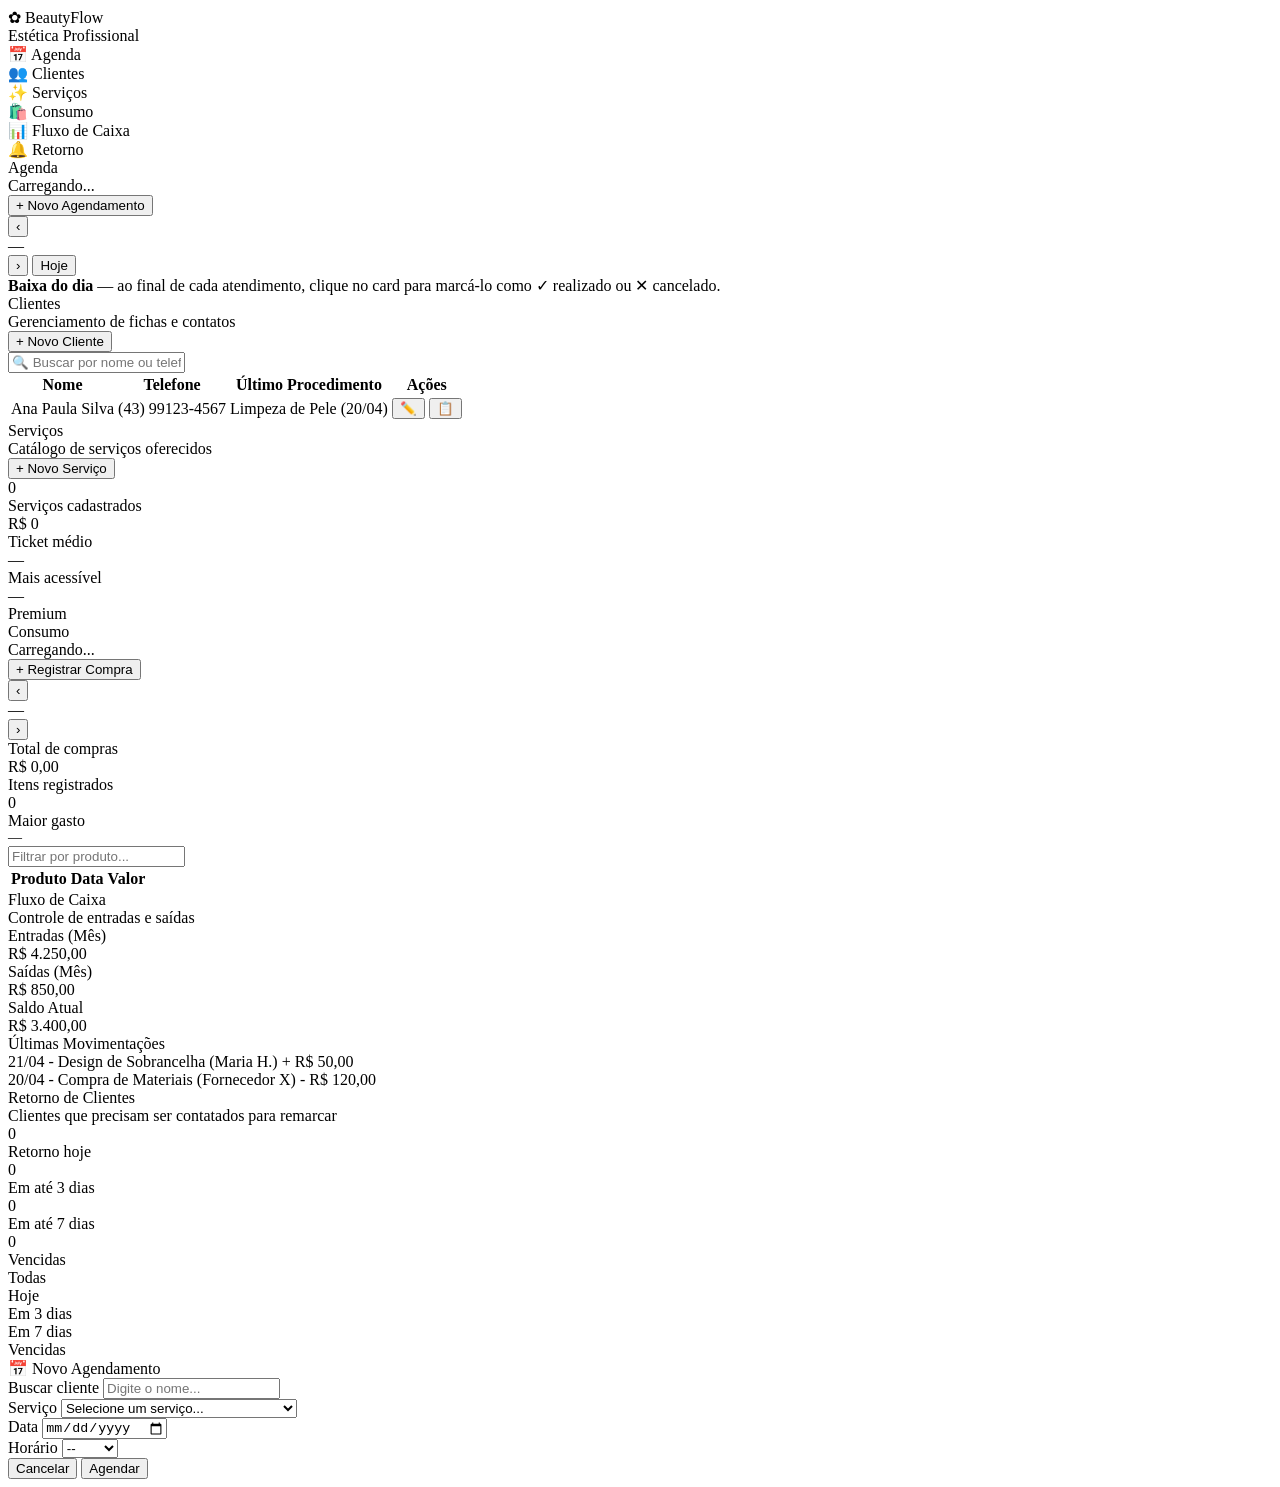
<file: index.html>
<!DOCTYPE html>
<html lang="pt-br">
<head>
    <meta charset="UTF-8">
    <meta name="viewport" content="width=device-width, initial-scale=1.0">
    <title>BeautyFlow</title>

    <!-- Vincule aqui o css -->
    <link rel="stylesheet" href="">
</head>
<body>
    <div class="container">

      <!-- ====================== -->
      <!--   MENU LATERAL         -->
      <!-- ====================== -->
      <div class="side-bar">
        <div class="logo">
          <div class="texto-logo">✿ BeautyFlow</div>
          <div class="sub-logo">Estética Profissional</div>
        </div>

        <div class="nav-item ativo" onclick="irParaTela('agenda', this)">
          <span class="nav-icone">📅</span> Agenda
        </div>
        <div class="nav-item" onclick="irParaTela('clientes', this)">
          <span class="nav-icone">👥</span> Clientes
        </div>
        <div class="nav-item" onclick="irParaTela('servicos', this)">
          <span class="nav-icone">✨</span> Serviços
        </div>
        <div class="nav-item" onclick="irParaTela('consumo', this)">
          <span class="nav-icone">🛍️</span> Consumo
        </div>
        <div class="nav-item" onclick="irParaTela('caixa', this)">
          <span class="nav-icone">📊</span> Fluxo de Caixa
        </div>
        <div class="nav-item" onclick="irParaTela('retorno', this)">
          <span class="nav-icone">🔔</span> Retorno
        </div>
      </div>

      <!-- ====================== -->
      <!--   ÁREA PRINCIPAL       -->
      <!-- ====================== -->
      <div class="main">

        <!-- ======================== -->
        <!--   TELA: AGENDA           -->
        <!-- ======================== -->
        <div id="tela-agenda" class="tela ativa">
          <div class="top-bar">
            <div>
                <div class="titulo">Agenda</div>
                <div class="subtitulo" id="subtitulo-data">Carregando...</div>
            </div>
            <button class="bt-rosa" onclick="marcarData('agendar')">+ Novo Agendamento</button>
          </div>

          <div class="conteudo">

            <!-- Navegação de datas -->
            <div class="nav-data">
              <button class="bt-seta" onclick="alternarData(-1)">‹</button>
              <div class="lb-data-nav" id="lb-data-nav">—</div>
              <button class="bt-seta" onclick="alternarData(+1)">›</button>
              <button class="bt-cinza" onclick="agendarHoje()">Hoje</button>
            </div>

            <!-- Resumo do dia -->
            <div class="cards-resumo" id="cards-resumo"></div>

            <!-- Grade de horários -->
            <div class="grade-agenda">
              <div class="col-horas" id="col-horas"></div>
              <div class="col-agendamentos" id="col-agendamentos"></div>
            </div>

            <!-- Aviso de baixa -->
            <div class="finalizados-do-dia">
                <strong>Baixa do dia</strong> — ao final de cada atendimento, clique no card para marcá-lo como 
                <span class="etiqueta etiqueta-verde">✓ realizado</span> ou 
                <span class="etiqueta etiqueta-vermelho">✕ cancelado</span>.
            </div>

          </div>
        </div> <!-- fim tela-agenda -->

        <!-- ======================== -->
        <!--   TELA: CLIENTES         -->
        <!-- ======================== -->
    
        <div id="tela-clientes" class="tela">
          <div class="top-bar">
            <div>
              <div class="titulo">Clientes</div>
              <div class="subtitulo">Gerenciamento de fichas e contatos</div>
            </div>
            <button class="bt-agendar" onclick="abrirModal('cliente')">+ Novo Cliente</button>
          </div>
      
          <div class="conteudo">
            <div class="barra-busca">
              <input type="text" class="inp-campo" placeholder="🔍 Buscar por nome ou telefone..." id="busca-cliente">
            </div>

            <table class="tabela-estilizada">
              <thead>
                <tr>
                  <th>Nome</th>
                  <th>Telefone</th>
                  <th>Último Procedimento</th>
                  <th>Ações</th>
                </tr>
              </thead>
              <tbody id="lista-clientes-corpo">
                <tr>
                  <td>Ana Paula Silva</td>
                  <td>(43) 99123-4567</td>
                  <td>Limpeza de Pele (20/04)</td>
                  <td>
                    <button class="bt-icone">✏️</button>
                    <button class="bt-icone">📋</button>
                  </td>
                </tr>
              </tbody>
            </table>
          </div>
      </div> <!-- fim tela-clientes -->

      <!-- ======================== -->
      <!--   TELA: SERVIÇOS         -->
      <!-- ======================== -->
      <div id="tela-servicos" class="tela ativa">
        <div class="top-bar">
          <div>
            <div class="titulo">Serviços</div>
            <div class="subtitulo">Catálogo de serviços oferecidos</div>
          </div>
          <button class="bt-rosa" onclick="novoServico()">+ Novo Serviço</button>
        </div>

        <div class="conteudo">

          <!-- Resumo numérico -->
          <div class="resumo-servicos">
            <div class="card-resumo-serv">
              <div class="num-resumo-serv" id="total-servicos">0</div>
              <div class="lb-resumo-serv">Serviços cadastrados</div>
            </div>
            <div class="card-resumo-serv">
              <div class="num-resumo-serv" id="ticket-medio">R$ 0</div>
              <div class="lb-resumo-serv">Ticket médio</div>
            </div>
            <div class="card-resumo-serv">
              <div class="num-resumo-serv" id="mais-barato">—</div>
              <div class="lb-resumo-serv">Mais acessível</div>
            </div>
            <div class="card-resumo-serv">
              <div class="num-resumo-serv" id="mais-caro">—</div>
              <div class="lb-resumo-serv">Premium</div>
            </div>
          </div>

          <!-- Grid de cards de serviços -->
          <div class="grid-servicos" id="grid-servicos">
            <!-- preenchido pelo JS -->
          </div>

        </div>
      </div><!-- fim tela-servicos -->

      <!-- ======================== -->
      <!--   TELA: CONSUMO          -->
      <!-- ======================== -->
      <div id="tela-consumo" class="tela">
        <div class="top-bar">
          <div>
            <div class="titulo-pagina">Consumo</div>
            <div class="subtitulo" id="subtitulo-consumo">Carregando...</div>
          </div>
          <button class="bt-rosa" onclick="abrirModalConsumo()">+ Registrar Compra</button>
        </div>

        <div class="conteudo">

          <!-- Navegação de mês -->
          <div class="nav-mes">
            <button class="bt-seta" onclick="mudarMes(-1)">‹</button>
            <div class="lb-mes-nav" id="lb-mes-nav">—</div>
            <button class="bt-seta" onclick="mudarMes(+1)">›</button>
          </div>

          <!-- Resumo do mês -->
          <div class="resumo-consumo">
            <div class="card-resumo-cons">
              <div class="lb-resumo-cons">Total de compras</div>
              <div class="num-resumo-cons" id="total-compras" style="color:var(--vermelho);">R$ 0,00</div>
            </div>
            <div class="card-resumo-cons">
              <div class="lb-resumo-cons">Itens registrados</div>
              <div class="num-resumo-cons" id="qtd-itens" style="color:var(--texto);">0</div>
            </div>
            <div class="card-resumo-cons">
              <div class="lb-resumo-cons">Maior gasto</div>
              <div class="num-resumo-cons" id="maior-gasto" style="color:var(--amarelo); font-size:14px;">—</div>
            </div>
          </div>

          <!-- Busca -->
          <div class="busca">
            <input type="text" id="busca-consumo" placeholder="Filtrar por produto..." oninput="renderizarConsumo()" />
          </div>

          <!-- Tabela de consumo -->
          <table class="tabela" id="tabela-consumo">
            <thead>
              <tr>
                <th>Produto</th>
                <th>Data</th>
                <th>Valor</th>
                <th></th>
              </tr>
            </thead>
            <tbody id="tbody-consumo">
              <!-- preenchido pelo JS -->
            </tbody>
          </table>

          <div id="msg-consumo-vazia" class="msg-vazia" style="display:none;">
            <div class="msg-vazia-icone">🧴</div>
            Nenhuma compra registrada para este mês.
          </div>

        </div>
      </div><!-- fim tela-consumo -->

      <!---->
      <!-- ======================== -->
      <!--   TELA: FLUXO DE CAIXA   -->
      <!-- ======================== -->
      <div id="tela-caixa" class="tela">
        <div class="top-bar">
          <div>
            <div class="titulo">Fluxo de Caixa</div>
              <div class="subtitulo">Controle de entradas e saídas</div>
          </div>
        </div>

        <div class="conteudo">
          <div class="cards-financeiro">
            <div class="card-fin entrada">
              <div class="lb-fin">Entradas (Mês)</div>
              <div class="vlr-fin">R$ 4.250,00</div>
            </div>
            <div class="card-fin saida">
              <div class="lb-fin">Saídas (Mês)</div>
              <div class="vlr-fin">R$ 850,00</div>
            </div>
            <div class="card-fin saldo">
              <div class="lb-fin">Saldo Atual</div>
              <div class="vlr-fin">R$ 3.400,00</div>
            </div>
          </div>

          <div class="secao-extrato">
            <div class="titulo-secao">Últimas Movimentações</div>
            <div class="lista-movimentos">
              <div class="item-mov">
                <span>21/04 - Design de Sobrancelha (Maria H.)</span>
                <span class="vlr-positivo">+ R$ 50,00</span>
              </div>
              <div class="item-mov">
                <span>20/04 - Compra de Materiais (Fornecedor X)</span>
                <span class="vlr-negativo">- R$ 120,00</span>
              </div>
            </div>
          </div>
        </div>
      </div><!-- fim tela-caixa -->

      <!-- ======================== -->
      <!--   TELA: RETORNO          -->
      <!-- ======================== -->
      <div id="tela-retorno" class="tela">
        <div class="top-bar">
          <div>
            <div class="titulo">Retorno de Clientes</div>
            <div class="subtitulo">Clientes que precisam ser contatados para remarcar</div>
          </div>
        </div>

        <div class="conteudo">

          <!-- Cards de resumo numérico -->
          <div class="resumo-retorno">
            <div class="card-resumo-retorno">
              <div class="num-resumo" id="num-hoje">0</div>
              <div class="lb-resumo">Retorno hoje</div>
            </div>
            <div class="card-resumo-retorno">
              <div class="num-resumo" id="num-3dias">0</div>
              <div class="lb-resumo">Em até 3 dias</div>
            </div>
            <div class="card-resumo-retorno">
              <div class="num-resumo" id="num-7dias">0</div>
              <div class="lb-resumo">Em até 7 dias</div>
            </div>
            <div class="card-resumo-retorno">
              <div class="num-resumo" id="num-vencidas">0</div>
              <div class="lb-resumo">Vencidas</div>
            </div>
          </div>

          <!-- Filtros -->
          <div class="filtros">
            <div class="filtro ativo" onclick="filtroRetorno('todas', this)">Todas</div>
            <div class="filtro" onclick="filtroRetorno('hoje', this)">Hoje</div>
            <div class="filtro" onclick="filtroRetorno('3dias', this)">Em 3 dias</div>
            <div class="filtro" onclick="filtroRetorno('7dias', this)">Em 7 dias</div>
            <div class="filtro" onclick="filtroRetorno('vencidas', this)">Vencidas</div>
          </div>

          <div id="lista-retorno"></div>

        </div>
      </div><!-- fim tela-retorno -->

      </div><!-- fim .main -->
    </div><!-- fim .container -->


    <!-- ========================== -->
    <!--   MODAIS                   -->
    <!-- ========================== -->

    <!-- Modal: Novo Agendamento -->
    <div id="modal-agendar" class="fundo-modal" onclick="fecharJanela(event)">
        <div class="modal">
          <div class="titulo-modal">📅 Novo Agendamento</div>

          <div class="campo">
            <label class="lb-campo">Buscar cliente</label>
            <input class="inp-campo" type="text" placeholder="Digite o nome..." oninput="autocomplete(this.value)" id="campo-cliente" />
              <div class="lista-autocomplete" id="lista-autocomplete" style="display:none;"></div>
          </div>

          <div class="campo">
            <label class="lb-campo">Serviço</label>
            <select class="inp-campo" id="sel-servico">
              <option value="">Selecione um serviço...</option>
              <option value="Limpeza de Pele">Limpeza de Pele — R$ 150,00</option>
              <option value="Design de Sobrancelha">Design de Sobrancelha — R$ 50,00</option>
              <option value="Peeling Químico">Peeling Químico — R$ 220,00</option>
              <option value="Hidratação Facial">Hidratação Facial — R$ 120,00</option>
            </select>
          </div>

          <div class="linha-campos">
            <div class="campo">
              <label class="label-campo">Data</label>
              <input class="input-campo" type="date" id="input-data-ag" />
            </div>
            <div class="campo">
              <label class="lb-campo">Horário</label>
              <select class="inp-campo" id="inp-hora-ag">
                <option value="">--</option>
                <option>08:00</option>
                <option>09:00</option>
                <option>10:00</option>
                <option>11:00</option>
                <option>12:00</option>
                <option>13:00</option>
                <option>14:00</option>
                <option>15:00</option>
                <option>16:00</option>
              </select>
            </div>
          </div>

          <div class="rodape-modal">
            <button class="bt-cinza" onclick="cancelarNovoAgendamento()">Cancelar</button>
            <button class="bt-rosa" onclick="salvarAgendamento()">Agendar</button>
          </div>
        </div>
    </div><!-- fim modal-agendar -->

    <!-- Modal: Detalhe do Agendamento -->
    <div id="modal-detalhe" class="fundo-modal" style="display:none;" onclick="fecharJanela(event)">
      <div class="modal">
        <div class="titulo-modal">📋 Detalhes do Agendamento</div>

        <div id="conteudo-detalhe"></div>

        <div class="acoes-detalhe">
          <button class="bt-verde" onclick="baixaAgendamento('realizado')">✓ Marcar como realizado</button>
          <button class="bt-vermelho" onclick="baixaAgendamento('cancelado')">✕ Cancelar</button>
          <button class="bt-cinza" onclick="fecharModais()">Fechar</button>
        </div>
      </div>
    </div><!-- fim modal-detalhe -->

    <!-- Modal: Novo Serviço -->
    <div id="modal-servico" class="fundo-modal" style="display:none;" onclick="fecharJanela(event)">
      <div class="modal">
        <div class="titulo-modal">✨ Novo Serviço</div>

        <div class="campo">
          <label class="label-campo">Nome do serviço</label>
          <input class="input-campo" type="text" id="inp-servico-nome" placeholder="Ex: Hidratação Facial" />
        </div>

        <div class="linha-campos">
          <div class="campo">
            <label class="label-campo">Valor (R$)</label>
            <input class="input-campo" type="number" id="inp-servico-valor" placeholder="0,00" min="0" step="0.01" />
          </div>
          <div class="campo">
            <label class="label-campo">Retorno ideal (dias)</label>
            <input class="input-campo" type="number" id="inp-servico-retorno" placeholder="Ex: 30" min="1" />
          </div>
        </div>

        <div class="campo">
          <label class="label-campo">Ícone (emoji)</label>
          <input class="input-campo" type="text" id="inp-servico-icone" placeholder="Ex: 💆" maxlength="2" />
        </div>

        <!-- Campo oculto para edição -->
        <input type="hidden" id="inp-servico-id" value="" />

        <div class="rodape-modal">
          <button class="bt-cinza" onclick="fecharModais()">Cancelar</button>
          <button class="bt-rosa" onclick="salvarServico()">Salvar</button>
        </div>
      </div>
  </div><!-- fim modal-servico -->

  <!-- Modal: Registrar Compra -->
  <div id="modal-consumo" class="fundo-modal" style="display:none;" onclick="fecharJanela(event)">
    <div class="modal">
      <div class="titulo-modal">🛍️ Registrar Compra</div>

      <div class="campo">
        <label class="label-campo">Produto comprado</label>
        <input class="input-campo" type="text" id="inp-consumo-produto" placeholder="Ex: Ácido Mandélico 10%" />
      </div>

      <div class="linha-campos">
        <div class="campo">
          <label class="label-campo">Valor (R$)</label>
          <input class="input-campo" type="number" id="inp-consumo-valor" placeholder="0,00" min="0" step="0.01" />
        </div>
        <div class="campo">
          <label class="label-campo">Data</label>
          <input class="input-campo" type="date" id="inp-consumo-data" />
        </div>
      </div>

      <!-- Campo oculto para edição -->
      <input type="hidden" id="inp-consumo-id" value="" />

      <div class="rodape-modal">
        <button class="bt-cinza" onclick="fecharModais()">Cancelar</button>
        <button class="bt-rosa" onclick="salvarConsumo()">Registrar</button>
      </div>
    </div>
  </div><!-- fim modal-consumo -->
</body>
</html>
</file>
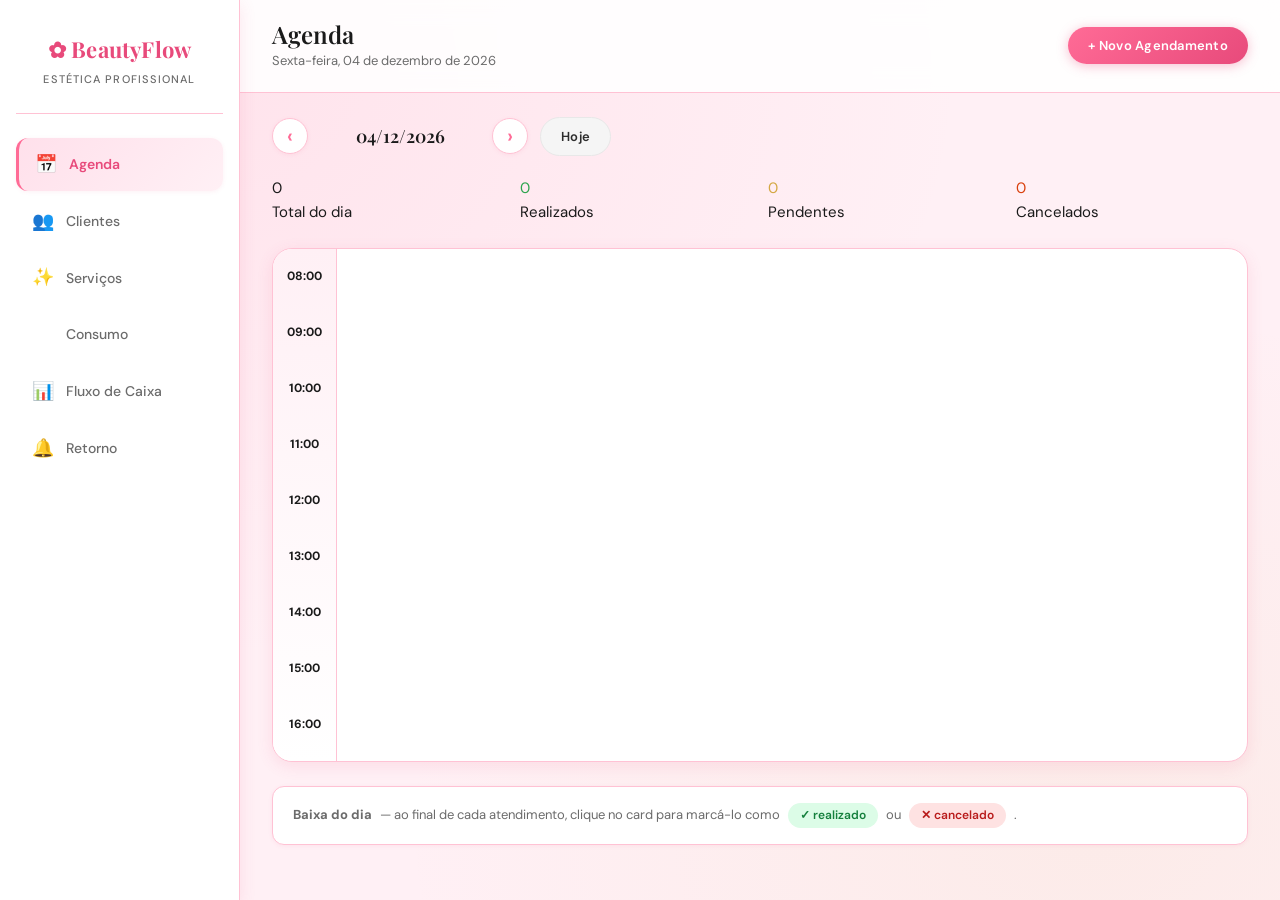
<file: Prototipo/index.html>
<!DOCTYPE html>
<html lang="pt-br">
<head>
<meta charset="UTF-8">
<meta name="viewport" content="width=device-width, initial-scale=1.0">
<title>BeautyFlow</title>
<link rel="stylesheet" href="beautyflow.css">
</head>
<body>
<div class="container">
<!-- ====================== -->
<!-- MENU LATERAL -->
<!-- ====================== -->
<div class="side-bar">
<div class="logo">
<div class="texto-logo">✿ BeautyFlow</div>
<div class="sub-logo">Estética Profissional</div>
</div>
<div class="nav-item ativo" onclick="irParaTela('agenda', this)">
<span class="nav-icone">📅</span> Agenda
</div>
<div class="nav-item" onclick="irParaTela('clientes', this)">
<span class="nav-icone">👥</span> Clientes
</div>
<div class="nav-item" onclick="irParaTela('servicos', this)">
<span class="nav-icone">✨</span> Serviços
</div>
<div class="nav-item" onclick="irParaTela('consumo', this)">
<span class="nav-icone">️</span> Consumo
</div>
<div class="nav-item" onclick="irParaTela('caixa', this)">
<span class="nav-icone">📊</span> Fluxo de Caixa
</div>
<div class="nav-item" onclick="irParaTela('retorno', this)">
<span class="nav-icone">🔔</span> Retorno
</div>
</div>
<!-- ====================== -->
<!-- ÁREA PRINCIPAL -->
<!-- ====================== -->
<div class="main">
<!-- ======================== -->
<!-- TELA: AGENDA -->
<!-- ======================== -->
<div id="tela-agenda" class="tela ativa">
<div class="top-bar">
<div>
<div class="titulo">Agenda</div>
<div class="subtitulo" id="subtitulo-data">Carregando...</div>
</div>
<button class="bt-rosa" onclick="marcarData()">+ Novo
Agendamento</button>
</div>
<div class="conteudo">
<!-- Navegação de datas -->
<div class="nav-data">
<button class="bt-seta" onclick="alternarData(-1)">‹</button>
<div class="lb-data-nav" id="lb-data-nav">—</div>
<button class="bt-seta" onclick="alternarData(+1)">›</button>
<button class="bt-cinza" onclick="agendarHoje()">Hoje</button>
</div>
<!-- Resumo do dia -->
<div class="cards-resumo" id="cards-resumo"></div>
<!-- Grade de horários -->
<div class="grade-agenda">
<div class="col-horas" id="col-horas"></div>
<div class="col-agendamentos" id="col-agendamentos"></div>
</div>
<!-- Aviso de baixa -->
<div class="finalizados-do-dia">
<strong>Baixa do dia</strong> — ao final de cada atendimento, clique no card para
marcá-lo como
<span class="etiqueta etiqueta-verde">✓ realizado</span> ou
<span class="etiqueta etiqueta-vermelho">✕ cancelado</span>.
</div>
</div>
</div> <!-- fim tela-agenda -->
<!-- ======================== -->
<!-- TELA: CLIENTES -->
<!-- ======================== -->
<div id="tela-clientes" class="tela">
<div class="top-bar">
<div>
<div class="titulo">Clientes</div>
<div class="subtitulo">Gerenciamento de fichas e contatos</div>
</div>
<button class="bt-agendar" onclick="abrirModal('cliente')">+ Novo Cliente</button>
</div>
<div class="conteudo">
<div class="barra-busca">
<input type="text" class="inp-campo" placeholder="🔍 Buscar por nome ou
telefone..." id="busca-cliente">
</div>
<table class="tabela-estilizada">
<thead>
<tr>
<th>Nome</th>
<th>Telefone</th>
<th>Último Procedimento</th>
<th>Ações</th>
</tr>
</thead>
<tbody id="lista-clientes-corpo">
</tbody>
</table>
</div>
</div> <!-- fim tela-clientes -->
<!-- ======================== -->
<!-- TELA: SERVIÇOS -->
<!-- ======================== -->
<div id="tela-servicos" class="tela">
<div class="top-bar">
<div>
<div class="titulo">Serviços</div>
<div class="subtitulo">Catálogo de serviços oferecidos</div>
</div>
<button class="bt-rosa" onclick="novoServico()">+ Novo Serviço</button>
</div>
<div class="conteudo">
<!-- Resumo numérico -->
<div class="resumo-servicos">
<div class="card-resumo-serv">
<div class="num-resumo-serv" id="total-servicos">0</div>
<div class="lb-resumo-serv">Serviços cadastrados</div>
</div>
<div class="card-resumo-serv">
<div class="num-resumo-serv" id="ticket-medio">R$ 0</div>
<div class="lb-resumo-serv">Ticket médio</div>
</div>
<div class="card-resumo-serv">
<div class="num-resumo-serv" id="mais-barato">—</div>
<div class="lb-resumo-serv">Mais acessível</div>
</div>
<div class="card-resumo-serv">
<div class="num-resumo-serv" id="mais-caro">—</div>
<div class="lb-resumo-serv">Premium</div>
</div>
</div>
<!-- Grid de cards de serviços -->
<div class="grid-servicos" id="grid-servicos"></div>
</div>
</div><!-- fim tela-servicos -->
<!-- ======================== -->
<!-- TELA: CONSUMO -->
<!-- ======================== -->
<div id="tela-consumo" class="tela">
<div class="top-bar">
<div>
<div class="titulo-pagina">Consumo</div>
<div class="subtitulo" id="subtitulo-consumo">Carregando...</div>
</div>
<button class="bt-rosa" onclick="abrirModalConsumo()">+ Registrar
Compra</button>
</div>
<div class="conteudo">
<!-- Navegação de mês -->
<div class="nav-mes">
<button class="bt-seta" onclick="mudarMes(-1)">‹</button>
<div class="lb-mes-nav" id="lb-mes-nav">—</div>
<button class="bt-seta" onclick="mudarMes(+1)">›</button>
</div>
<!-- Resumo do mês -->
<div class="resumo-consumo">
<div class="card-resumo-cons">
<div class="lb-resumo-cons">Total de compras</div>
<div class="num-resumo-cons" id="total-compras"
style="color:var(--vermelho);">R$ 0,00</div>
</div>
<div class="card-resumo-cons">
<div class="lb-resumo-cons">Itens registrados</div>
<div class="num-resumo-cons" id="qtd-itens" style="color:var(--texto);">0</div>
</div>
<div class="card-resumo-cons">
<div class="lb-resumo-cons">Maior gasto</div>
<div class="num-resumo-cons" id="maior-gasto" style="color:var(--amarelo);
font-size:14px;">—</div>
</div>
</div>
<!-- Busca -->
<div class="busca">
<input type="text" id="busca-consumo" placeholder="Filtrar por produto..."
oninput="renderizarConsumo()" />
</div>
<!-- Tabela de consumo -->
<table class="tabela" id="tabela-consumo">
<thead>
<tr>
<th>Produto</th>
<th>Data</th>
<th>Valor</th>
<th></th>
</tr>
</thead>
<tbody id="tbody-consumo"></tbody>
</table>
<div id="msg-consumo-vazia" class="msg-vazia" style="display:none;">
<div class="msg-vazia-icone">🧴</div>
Nenhuma compra registrada para este mês.
</div>
</div>
</div><!-- fim tela-consumo -->
<!-- ======================== -->
<!-- TELA: FLUXO DE CAIXA -->
<!-- ======================== -->
<div id="tela-caixa" class="tela">
<div class="top-bar">
<div>
<div class="titulo">Fluxo de Caixa</div>
<div class="subtitulo">Controle de entradas e saídas</div>
</div>
</div>
<div class="conteudo">
<div class="cards-financeiro">
<div class="card-fin entrada">
<div class="lb-fin">Entradas (Mês)</div>
<div class="vlr-fin">R$ 4.250,00</div>
</div>
<div class="card-fin saida">
<div class="lb-fin">Saídas (Mês)</div>
<div class="vlr-fin">R$ 850,00</div>
</div>
<div class="card-fin saldo">
<div class="lb-fin">Saldo Atual</div>
<div class="vlr-fin">R$ 3.400,00</div>
</div>
</div>
<div class="secao-extrato">
<div class="titulo-secao">Últimas Movimentações</div>
<div class="lista-movimentos">
<div class="item-mov">
<span>21/04 - Design de Sobrancelha (Maria H.)</span>
<span class="vlr-positivo">+ R$ 50,00</span>
</div>
<div class="item-mov">
<span>20/04 - Compra de Materiais (Fornecedor X)</span>
<span class="vlr-negativo">- R$ 120,00</span>
</div>
</div>
</div>
</div>
</div><!-- fim tela-caixa -->
<!-- ======================== -->
<!-- TELA: RETORNO -->
<!-- ======================== -->
<div id="tela-retorno" class="tela">
<div class="top-bar">
<div>
<div class="titulo">Retorno de Clientes</div>
<div class="subtitulo">Clientes que precisam ser contatados para remarcar</div>
</div>
</div>
<div class="conteudo">
<!-- Cards de resumo numérico -->
<div class="resumo-retorno">
<div class="card-resumo-retorno">
<div class="num-resumo" id="num-hoje">0</div>
<div class="lb-resumo">Retorno hoje</div>
</div>
<div class="card-resumo-retorno">
<div class="num-resumo" id="num-3dias">0</div>
<div class="lb-resumo">Em até 3 dias</div>
</div>
<div class="card-resumo-retorno">
<div class="num-resumo" id="num-7dias">0</div>
<div class="lb-resumo">Em até 7 dias</div>
</div>
<div class="card-resumo-retorno">
<div class="num-resumo" id="num-vencidas">0</div>
<div class="lb-resumo">Vencidas</div>
</div>
</div>
<!-- Filtros -->
<div class="filtros">
<div class="filtro ativo" onclick="filtroRetorno('todas', this)">Todas</div>
<div class="filtro" onclick="filtroRetorno('hoje', this)">Hoje</div>
<div class="filtro" onclick="filtroRetorno('3dias', this)">Em 3 dias</div>
<div class="filtro" onclick="filtroRetorno('7dias', this)">Em 7 dias</div>
<div class="filtro" onclick="filtroRetorno('vencidas', this)">Vencidas</div>
</div>
<div id="lista-retorno"></div>
</div>
</div><!-- fim tela-retorno -->
</div><!-- fim .main -->
</div><!-- fim .container -->
<!-- ========================== -->
<!-- MODAIS -->
<!-- ========================== -->
<!-- Modal: Novo Agendamento -->
<div id="modal-agendar" class="fundo-modal" style="display:none;"
onclick="fecharJanela(event)">
<div class="modal">
<div class="titulo-modal">📅 Novo Agendamento</div>
<div class="campo">
<label class="lb-campo">Buscar cliente</label>
<input class="inp-campo" type="text" placeholder="Digite o nome..."
oninput="autocomplete(this.value)" id="campo-cliente" />
<div class="lista-autocomplete" id="lista-autocomplete" style="display:none;"></div>
</div>
<div class="campo">
<label class="lb-campo">Serviço</label>
<select class="inp-campo" id="sel-servico">
<option value="">Selecione um serviço...</option>
</select>
</div>
<div class="linha-campos">
<div class="campo">
<label class="label-campo">Data</label>
<input class="input-campo" type="date" id="input-data-ag" />
</div>
<div class="campo">
<label class="lb-campo">Horário</label>
<select class="inp-campo" id="inp-hora-ag">
<option value="">--</option>
<option>08:00</option>
<option>09:00</option>
<option>10:00</option>
<option>11:00</option>
<option>12:00</option>
<option>13:00</option>
<option>14:00</option>
<option>15:00</option>
<option>16:00</option>
</select>
</div>
</div>
<div class="rodape-modal">
<button class="bt-cinza" onclick="cancelarNovoAgendamento()">Cancelar</button>
<button class="bt-rosa" onclick="salvarAgendamento()">Agendar</button>
</div>
</div>
</div><!-- fim modal-agendar -->
<!-- Modal: Detalhe do Agendamento -->
<div id="modal-detalhe" class="fundo-modal" style="display:none;"
onclick="fecharJanela(event)">
<div class="modal">
<div class="titulo-modal">📋 Detalhes do Agendamento</div>
<div id="conteudo-detalhe"></div>
<div class="acoes-detalhe">
<button class="bt-verde" onclick="baixaAgendamento('realizado')">✓ Marcar como
realizado</button>
<button class="bt-vermelho" onclick="baixaAgendamento('cancelado')">✕
Cancelar</button>
<button class="bt-cinza" onclick="fecharModais()">Fechar</button>
</div>  
</div>
</div><!-- fim modal-detalhe -->
  <div id="modal-cliente" class="fundo-modal" style="display:none;"
onclick="fecharJanela(event)">
  <div class="modal">
    <div class="titulo-modal" id="titulo-modal-cliente">👤 Novo Cliente</div>
    <div class="campo">
      <label class="label-campo">Nome completo</label>
      <input class="input-campo" type="text" id="inp-cliente-nome" placeholder="Ex: Ana Paula Silva" />
    </div>
    <div class="campo">
      <label class="label-campo">Telefone</label>
      <input class="input-campo" type="text" id="inp-cliente-telefone" placeholder="Ex: (43) 99123-4567" />
    </div>
    <input type="hidden" id="inp-cliente-id" value="" />
    <div class="rodape-modal">
      <button class="bt-cinza" onclick="fecharModais()">Cancelar</button>
      <button class="bt-rosa" onclick="salvarCliente()">Salvar</button>
    </div>
  </div>
</div>
<!-- Modal: Novo Serviço -->
<div id="modal-servico" class="fundo-modal" style="display:none;"
onclick="fecharJanela(event)">
<div class="modal">
<div class="titulo-modal">✨ Novo Serviço</div>
<div class="campo">
<label class="label-campo">Nome do serviço</label>
<input class="input-campo" type="text" id="inp-servico-nome" placeholder="Ex:
Hidratação Facial" />
</div>
<div class="linha-campos">
<div class="campo">
<label class="label-campo">Valor (R$)</label>
<input class="input-campo" type="number" id="inp-servico-valor" placeholder="0,00"
min="0" step="0.01" />
</div>
<div class="campo">
<label class="label-campo">Retorno ideal (dias)</label>
<input class="input-campo" type="number" id="inp-servico-retorno" placeholder="Ex:
30" min="1" />
</div>
</div>
<div class="campo">
<label class="label-campo">Ícone (emoji)</label>
<input class="input-campo" type="text" id="inp-servico-icone" placeholder="Ex: 💆"
maxlength="2" />
</div>
<input type="hidden" id="inp-servico-id" value="" />
<div class="rodape-modal">
<button class="bt-cinza" onclick="fecharModais()">Cancelar</button>
<button class="bt-rosa" onclick="salvarServico()">Salvar</button>
</div>
</div>
</div><!-- fim modal-servico -->
<!-- Modal: Registrar Compra -->
<div id="modal-consumo" class="fundo-modal" style="display:none;"
onclick="fecharJanela(event)">
<div class="modal">
<div class="titulo-modal">️ Registrar Compra</div>
<div class="campo">
<label class="label-campo">Produto comprado</label>
<input class="input-campo" type="text" id="inp-consumo-produto" placeholder="Ex:
Ácido Mandélico 10%" />
</div>
<div class="linha-campos">
<div class="campo">
<label class="label-campo">Valor (R$)</label>
<input class="input-campo" type="number" id="inp-consumo-valor"
placeholder="0,00" min="0" step="0.01" />
</div>
<div class="campo">
<label class="label-campo">Data</label>
<input class="input-campo" type="date" id="inp-consumo-data" />
</div>
</div>
<input type="hidden" id="inp-consumo-id" value="" />
<div class="rodape-modal">
<button class="bt-cinza" onclick="fecharModais()">Cancelar</button>
<button class="bt-rosa" onclick="salvarConsumo()">Registrar</button>
</div>
</div>
</div><!-- fim modal-consumo -->
<script src="script.js"></script>
</body>
</html>
</file>
<file: Prototipo/beautyflow.css>
@import url('https://fonts.googleapis.com/css2?family=Playfair+Display:wght@500;600;700&family=DM+Sans:wght@400;500;600;700&display=swap');

:root {
  /* Paletas */
  --rose-50:  #fff0f5;
  --rose-100: #ffe0eb;
  --rose-200: #ffc2d4;
  --rose-300: #ff94b4;
  --rose-400: #ff6b96;
  --rose-500: #e84a7b;
  --rose-600: #c73066;

  --gold-300: #f0d080;
  --gold-400: #d4a843;
  --gold-500: #b8891e;

  --branco:   #ffffff;
  --cinza-50: #fafafa;
  --cinza-100:#f5f5f5;
  --cinza-200:#e8e8e8;
  --cinza-400:#a0a0a0;
  --cinza-600:#6b6b6b;
  --cinza-800:#2d2d2d;
  --preto:    #1a1a1a;

  --vermelho: #d93f0b;
  --verde:    #2da44e;
  --amarelo:  var(--gold-400);
  --texto:    var(--preto);

  --cor-fundo:         var(--rose-50);
  --cor-superficie:    var(--branco);
  --cor-primaria:      var(--rose-400);
  --cor-primaria-hover:var(--rose-500);
  --cor-primaria-ativa:var(--rose-600);
  --cor-destaque:      var(--gold-400);
  --cor-texto:         var(--preto);
  --cor-texto-suave:   var(--cinza-600);
  --cor-borda:         var(--rose-200);
  --cor-borda-foco:    var(--rose-400);

  /* Tipografia */
  --fonte-display: 'Playfair Display', Georgia, serif;
  --fonte-corpo:   'DM Sans', 'Segoe UI', sans-serif;

  /* Espaçamentos */
  --s1: 4px;   --s2: 8px;   --s3: 12px;  --s4: 16px;
  --s5: 20px;  --s6: 24px;  --s8: 32px;  --s10: 40px;

  /* Bordas */
  --r-sm:   6px;
  --r-md:   12px;
  --r-lg:   20px;
  --r-xl:   28px;
  --r-full: 9999px;

  /* Sombras */
  --sombra-sm: 0 1px 4px rgba(232, 74, 123, 0.08);
  --sombra-md: 0 4px 16px rgba(232, 74, 123, 0.12);
  --sombra-lg: 0 8px 32px rgba(232, 74, 123, 0.18);

  /* Transições */
  --t-rapido: 150ms ease;
  --t-base:   250ms ease;
}

/* ─────────────────────────────────────────
   2. RESET & BASE
───────────────────────────────────────── */
*, *::before, *::after {
  box-sizing: border-box;
  margin: 0;
  padding: 0;
}

html {
  font-size: 16px;
  scroll-behavior: smooth;
  -webkit-text-size-adjust: 100%;
}

body {
  font-family: var(--fonte-corpo);
  font-size: 15px;
  line-height: 1.6;
  color: var(--cor-texto);
  background-color: var(--cor-fundo);
  background-image:
    radial-gradient(ellipse at 15% 8%, rgba(255, 148, 180, 0.14) 0%, transparent 50%),
    radial-gradient(ellipse at 85% 92%, rgba(212, 168, 67, 0.07) 0%, transparent 45%);
  min-height: 100vh;
  -webkit-font-smoothing: antialiased;
}

h1, h2, h3 {
  font-family: var(--fonte-display);
  font-weight: 600;
  line-height: 1.25;
}

a {
  color: var(--cor-primaria);
  text-decoration: none;
  transition: color var(--t-rapido);
}

ul, ol { list-style: none; }

button, input, select, textarea {
  font-family: inherit;
  font-size: inherit;
}

::selection {
  background: var(--rose-200);
  color: var(--rose-600);
}

::-webkit-scrollbar        { width: 6px; height: 6px; }
::-webkit-scrollbar-track  { background: var(--rose-50); }
::-webkit-scrollbar-thumb  { background: var(--rose-300); border-radius: var(--r-full); }
::-webkit-scrollbar-thumb:hover { background: var(--rose-400); }


/* ─────────────────────────────────────────
   3. LAYOUT PRINCIPAL — .container
───────────────────────────────────────── */

/*sidebar + main lado a lado */
.container {
  display: flex;
  min-height: 100vh;
  width: 100%;
}


/* ─────────────────────────────────────────
   4. SIDEBAR — .side-bar
───────────────────────────────────────── */

.side-bar {
  width: 240px;
  min-height: 100vh;
  background: var(--branco);
  border-right: 1px solid var(--cor-borda);
  display: flex;
  flex-direction: column;
  padding: var(--s8) var(--s4) var(--s6);
  position: fixed;
  top: 0;
  left: 0;
  bottom: 0;
  box-shadow: var(--sombra-md);
  z-index: 100;
  overflow-y: auto;
}

/* Logo */
.logo {
  text-align: center;
  padding-bottom: var(--s6);
  margin-bottom: var(--s6);
  border-bottom: 1px solid var(--cor-borda);
}

.texto-logo {
  font-family: var(--fonte-display);
  font-size: 22px;
  font-weight: 700;
  color: var(--rose-500);
  letter-spacing: 0.01em;
}

.sub-logo {
  font-size: 11px;
  font-weight: 500;
  color: var(--cor-texto-suave);
  letter-spacing: 0.1em;
  text-transform: uppercase;
  margin-top: var(--s1);
}

/* Itens de navegação */
.nav-item {
  display: flex;
  align-items: center;
  gap: var(--s3);
  padding: var(--s3) var(--s4);
  border-radius: var(--r-md);
  color: var(--cor-texto-suave);
  font-weight: 500;
  font-size: 14px;
  cursor: pointer;
  transition:
    background var(--t-rapido),
    color var(--t-rapido),
    transform var(--t-rapido);
  margin-bottom: var(--s1);
  border: none;
  background: none;
  user-select: none;
}

.nav-item:hover {
  background: var(--rose-50);
  color: var(--rose-500);
  transform: translateX(3px);
}

.nav-item.ativo {
  background: linear-gradient(135deg, var(--rose-100), var(--rose-50));
  color: var(--rose-500);
  font-weight: 600;
  box-shadow: var(--sombra-sm);
  border-left: 3px solid var(--rose-400);
}

.nav-icone {
  font-size: 18px;
  width: 22px;
  text-align: center;
  flex-shrink: 0;
}


/* ─────────────────────────────────────────
   5. ÁREA PRINCIPAL — .main e .tela
───────────────────────────────────────── */

.main {
  flex: 1;
  margin-left: 240px;
  min-height: 100vh;
  display: flex;
  flex-direction: column;
}

/* Telas: ocultas por padrão, visíveis quando .ativa */ 
.tela {
  display: none;
  flex-direction: column;
  flex: 1;
  animation: fadeIn 280ms ease;
}

.tela.ativa {
  display: flex;
}

/* Conteúdo rolável dentro da tela */ 
.conteudo {
  padding: var(--s6) var(--s8) var(--s8);
  flex: 1;
  overflow-y: auto;
}


/* ─────────────────────────────────────────
   6. TOP BAR — .top-bar 
───────────────────────────────────────── */

.top-bar {
  display: flex;
  align-items: center;
  justify-content: space-between;
  padding: var(--s5) var(--s8);
  background: rgba(255, 255, 255, 0.88);
  backdrop-filter: blur(12px);
  border-bottom: 1px solid var(--cor-borda);
  position: sticky;
  top: 0;
  z-index: 50;
  gap: var(--s4);
  flex-wrap: wrap;
}

.titulo,
.titulo-pagina {
  font-family: var(--fonte-display);
  font-size: 24px;
  font-weight: 600;
  color: var(--cor-texto);
  line-height: 1.2;
}

.subtitulo {
  font-size: 13px;
  color: var(--cor-texto-suave);
  margin-top: 2px;
}


/* ─────────────────────────────────────────
   7. BOTÕES
───────────────────────────────────────── */

/* Botão comum */ 
.bt-rosa,
.bt-agendar,
.bt-cinza,
.bt-verde,
.bt-vermelho,
.bt-seta,
.bt-icone {
  display: inline-flex;
  align-items: center;
  justify-content: center;
  gap: var(--s2);
  font-family: var(--fonte-corpo);
  font-weight: 600;
  font-size: 13px;
  cursor: pointer;
  border: none;
  border-radius: var(--r-full);
  transition:
    background var(--t-rapido),
    box-shadow var(--t-rapido),
    transform var(--t-rapido),
    color var(--t-rapido);
  white-space: nowrap;
  letter-spacing: 0.02em;
  text-decoration: none;
}

/* Botão principal */ 
.bt-rosa,
.bt-agendar {
  background: linear-gradient(135deg, var(--rose-400), var(--rose-500));
  color: var(--branco);
  padding: 10px var(--s5);
  box-shadow: 0 2px 12px rgba(232, 74, 123, 0.35);
}

.bt-rosa:hover,
.bt-agendar:hover {
  background: linear-gradient(135deg, var(--rose-500), var(--rose-600));
  box-shadow: 0 4px 20px rgba(232, 74, 123, 0.45);
  transform: translateY(-1px);
}

.bt-rosa:active,
.bt-agendar:active {
  background: var(--rose-600);
  box-shadow: inset 0 2px 6px rgba(0,0,0,0.2);
  transform: scale(0.97);
}

/* Botão secundário */
.bt-cinza {
  background: var(--cinza-100);
  color: var(--cinza-800);
  padding: 10px var(--s5);
  border: 1.5px solid var(--cinza-200);
}

.bt-cinza:hover {
  background: var(--cinza-200);
  border-color: var(--cinza-400);
  transform: translateY(-1px);
}

.bt-cinza:active {
  transform: scale(0.97);
}

/* Botão verde — marcar como realizado */
.bt-verde {
  background: linear-gradient(135deg, #34d058, #2da44e);
  color: var(--branco);
  padding: 10px var(--s5);
  box-shadow: 0 2px 10px rgba(45, 164, 78, 0.3);
}

.bt-verde:hover {
  background: linear-gradient(135deg, #2da44e, #1f7a38);
  transform: translateY(-1px);
  box-shadow: 0 4px 16px rgba(45, 164, 78, 0.4);
}

.bt-verde:active {
  transform: scale(0.97);
}

/* Botão vermelho — cancelar */
.bt-vermelho {
  background: linear-gradient(135deg, #f85149, #d93f0b);
  color: var(--branco);
  padding: 10px var(--s5);
  box-shadow: 0 2px 10px rgba(217, 63, 11, 0.3);
}

.bt-vermelho:hover {
  background: linear-gradient(135deg, #d93f0b, #b33000);
  transform: translateY(-1px);
  box-shadow: 0 4px 16px rgba(217, 63, 11, 0.4);
}

.bt-vermelho:active {
  transform: scale(0.97);
}

/* Botão seta (navegação de data/mês) */ 
.bt-seta {
  width: 36px;
  height: 36px;
  padding: 0;
  border-radius: var(--r-full);
  background: var(--branco);
  color: var(--rose-400);
  font-size: 20px;
  border: 1.5px solid var(--cor-borda);
  box-shadow: var(--sombra-sm);
}

.bt-seta:hover {
  background: var(--rose-50);
  border-color: var(--rose-300);
  color: var(--rose-500);
  transform: scale(1.08);
}

/* Botão ícone (tabela de clientes) */ 
.bt-icone {
  width: 34px;
  height: 34px;
  padding: 0;
  border-radius: var(--r-md);
  background: var(--rose-50);
  color: var(--rose-500);
  font-size: 15px;
  border: 1px solid var(--rose-200);
  margin: 0 2px;
}

.bt-icone:hover {
  background: var(--rose-100);
  border-color: var(--rose-300);
  transform: scale(1.08);
}


/* ─────────────────────────────────────────
   8. AGENDA — Navegação de Data 
───────────────────────────────────────── */ 

.nav-data {
  display: flex;
  align-items: center;
  gap: var(--s3);
  margin-bottom: var(--s5);
  flex-wrap: wrap;
}

.lb-data-nav {
  font-family: var(--fonte-display);
  font-size: 18px;
  font-weight: 600;
  color: var(--cor-texto);
  min-width: 160px;
  text-align: center;
}


/* ─────────────────────────────────────────
   9. AGENDA — Cards de Resumo do Dia 
───────────────────────────────────────── */

.cards-resumo {
  display: grid;
  grid-template-columns: repeat(auto-fit, minmax(160px, 1fr));
  gap: var(--s4);
  margin-bottom: var(--s6);
}

/* Cards gerados pelo JS (card-resumo) */
.card-resumo {
  background: var(--branco);
  border-radius: var(--r-lg);
  padding: var(--s5) var(--s6);
  box-shadow: var(--sombra-md);
  border: 1px solid rgba(255, 148, 180, 0.14);
  display: flex;
  flex-direction: column;
  gap: var(--s2);
  transition: box-shadow var(--t-base), transform var(--t-base);
  position: relative;
  overflow: hidden;
}

.card-resumo::before {
  content: '';
  position: absolute;
  top: 0; left: 0; right: 0;
  height: 3px;
  background: linear-gradient(90deg, var(--rose-300), var(--rose-500), var(--gold-400));
  opacity: 0;
  transition: opacity var(--t-base);
}

.card-resumo:hover {
  box-shadow: var(--sombra-lg);
  transform: translateY(-2px);
}

.card-resumo:hover::before {
  opacity: 1;
}

/* Número grande do card */
.num-card {
  font-family: var(--fonte-display);
  font-size: 28px;
  font-weight: 700;
  color: var(--rose-500);
  line-height: 1;
}

/* Label do card */
.lb-card {
  font-size: 12px;
  font-weight: 600;
  color: var(--cor-texto-suave);
  text-transform: uppercase;
  letter-spacing: 0.07em;
}


/* ─────────────────────────────────────────
   10. AGENDA — Grade de Horários 
───────────────────────────────────────── */

.grade-agenda {
  display: grid;
  grid-template-columns: 64px 1fr;
  gap: 0;
  border: 1px solid var(--cor-borda);
  border-radius: var(--r-lg);
  overflow: hidden;
  background: var(--branco);
  box-shadow: var(--sombra-md);
  margin-bottom: var(--s6);
}

/* Coluna de horas */ 
.col-horas {
  background: linear-gradient(180deg, var(--rose-50) 0%, var(--branco) 100%);
  border-right: 1px solid var(--cor-borda);
  display: flex;
  flex-direction: column;
}

/* Célula de hora */ 
.hora {
  height: 64px;
  display: flex;
  align-items: center;
  justify-content: center;
  font-size: 12px;
  font-weight: 600;
  color: var(--rose-400);
  border-bottom: 1px solid var(--rose-50);
  letter-spacing: 0.04em;
}

/* Coluna de agendamentos */ 
.col-agendamentos {
  position: relative;
  display: flex;
  flex-direction: column;
  min-height: 512px; /* 8 horas × 64px */ 
}

/* Linha divisória por hora */ 
.linha-hora {
  height: 64px;
  border-bottom: 1px solid var(--rose-50);
  position: relative;
}

/* Card de agendamento na grade */
.card-ag {
  position: absolute;
  left: var(--s2);
  right: var(--s2);
  border-radius: var(--r-md);
  padding: var(--s2) var(--s3);
  cursor: pointer;
  font-size: 13px;
  font-weight: 500;
  box-shadow: var(--sombra-sm);
  border-left: 3px solid var(--rose-400);
  background: linear-gradient(135deg, var(--rose-100), var(--rose-50));
  color: var(--cor-texto);
  transition: box-shadow var(--t-rapido), transform var(--t-rapido);
  z-index: 1;
  min-height: 54px;
  display: flex;
  flex-direction: column;
  justify-content: center;
  gap: 2px;
}

.card-ag:hover {
  box-shadow: var(--sombra-md);
  transform: translateX(2px);
}

.card-ag.realizado {
  background: linear-gradient(135deg, #dcfce7, #f0fdf4);
  border-left-color: var(--verde);
  opacity: 0.8;
}

.card-ag.cancelado {
  background: linear-gradient(135deg, #fee2e2, #fff5f5);
  border-left-color: var(--vermelho);
  opacity: 0.6;
  text-decoration: line-through;
}

.ag-nome {
  font-weight: 600;
  font-size: 13px;
  color: var(--cor-texto);
}

.ag-servico {
  font-size: 12px;
  color: var(--cor-texto-suave);
}

.ag-hora {
  font-size: 11px;
  color: var(--rose-500);
  font-weight: 600;
}


/* ─────────────────────────────────────────
   11. AGENDA — Aviso de Baixa do Dia 
───────────────────────────────────────── */

.finalizados-do-dia {
  background: var(--branco);
  border: 1px solid var(--cor-borda);
  border-radius: var(--r-md);
  padding: var(--s4) var(--s5);
  font-size: 13px;
  color: var(--cor-texto-suave);
  display: flex;
  align-items: center;
  flex-wrap: wrap;
  gap: var(--s2);
  box-shadow: var(--sombra-sm);
}

/* Etiquetas de status */ 
.etiqueta {
  display: inline-flex;
  align-items: center;
  gap: 3px;
  padding: 3px var(--s3);
  border-radius: var(--r-full);
  font-size: 12px;
  font-weight: 600;
}

.etiqueta-verde {
  background: #dcfce7;
  color: #15803d;
}

.etiqueta-vermelho {
  background: #fee2e2;
  color: #b91c1c;
}


/* ─────────────────────────────────────────
   12. CLIENTES — Barra de busca e tabela 
───────────────────────────────────────── */

.barra-busca {
  margin-bottom: var(--s5);
}

/* Input de busca e campos de formulário */ 
.inp-campo,
.input-campo {
  width: 100%;
  padding: 10px var(--s4);
  font-size: 14px;
  color: var(--cor-texto);
  background: var(--branco);
  border: 1.5px solid var(--cor-borda);
  border-radius: var(--r-md);
  outline: none;
  transition:
    border-color var(--t-rapido),
    box-shadow var(--t-rapido),
    background var(--t-rapido);
  line-height: 1.5;
}

.inp-campo::placeholder,
.input-campo::placeholder {
  color: var(--cinza-400);
}

.inp-campo:hover,
.input-campo:hover {
  border-color: var(--rose-300);
}

.inp-campo:focus,
.input-campo:focus {
  border-color: var(--cor-borda-foco);
  box-shadow: 0 0 0 3px rgba(255, 107, 150, 0.15);
  background: var(--rose-50);
}

/* Tabela de clientes */ 
.tabela-estilizada {
  width: 100%;
  border-collapse: collapse;
  font-size: 14px;
  background: var(--branco);
  border-radius: var(--r-lg);
  overflow: hidden;
  box-shadow: var(--sombra-md);
  border: 1px solid var(--cor-borda);
}

.tabela-estilizada thead {
  background: linear-gradient(135deg, var(--rose-50), var(--branco));
  border-bottom: 2px solid var(--rose-200);
}

.tabela-estilizada thead th {
  padding: var(--s4) var(--s5);
  text-align: left;
  font-size: 11px;
  font-weight: 700;
  color: var(--rose-500);
  text-transform: uppercase;
  letter-spacing: 0.08em;
  white-space: nowrap;
}

.tabela-estilizada tbody tr {
  border-bottom: 1px solid var(--cinza-100);
  transition: background var(--t-rapido);
}

.tabela-estilizada tbody tr:last-child {
  border-bottom: none;
}

.tabela-estilizada tbody tr:hover {
  background: var(--rose-50);
}

.tabela-estilizada tbody td {
  padding: var(--s4) var(--s5);
  color: var(--cor-texto);
  vertical-align: middle;
}


/* ─────────────────────────────────────────
   13. SERVIÇOS — Resumo e Grid de Cards 
───────────────────────────────────────── */

.resumo-servicos {
  display: grid;
  grid-template-columns: repeat(auto-fit, minmax(150px, 1fr));
  gap: var(--s4);
  margin-bottom: var(--s6);
}

.card-resumo-serv {
  background: var(--branco);
  border-radius: var(--r-lg);
  padding: var(--s5) var(--s6);
  box-shadow: var(--sombra-md);
  border: 1px solid rgba(255, 148, 180, 0.14);
  text-align: center;
  transition: box-shadow var(--t-base), transform var(--t-base);
}

.card-resumo-serv:hover {
  box-shadow: var(--sombra-lg);
  transform: translateY(-2px);
}

.num-resumo-serv {
  font-family: var(--fonte-display);
  font-size: 26px;
  font-weight: 700;
  color: var(--rose-500);
  line-height: 1.1;
}

.lb-resumo-serv {
  font-size: 12px;
  color: var(--cor-texto-suave);
  font-weight: 600;
  text-transform: uppercase;
  letter-spacing: 0.07em;
  margin-top: var(--s1);
}

/* Grid de cards de serviços */ 
.grid-servicos {
  display: grid;
  grid-template-columns: repeat(auto-fill, minmax(220px, 1fr));
  gap: var(--s5);
}

/* Card individual de serviço */
.card-servico {
  background: var(--branco);
  border-radius: var(--r-lg);
  padding: var(--s5);
  box-shadow: var(--sombra-md);
  border: 1.5px solid var(--cor-borda);
  display: flex;
  flex-direction: column;
  gap: var(--s3);
  transition: box-shadow var(--t-base), transform var(--t-base), border-color var(--t-base);
  position: relative;
  overflow: hidden;
}

.card-servico::before {
  content: '';
  position: absolute;
  top: 0; left: 0; right: 0;
  height: 3px;
  background: linear-gradient(90deg, var(--rose-300), var(--rose-500));
}

.card-servico:hover {
  box-shadow: var(--sombra-lg);
  transform: translateY(-3px);
  border-color: var(--rose-300);
}

.card-servico-icone {
  font-size: 32px;
  line-height: 1;
}

.card-servico-nome {
  font-weight: 600;
  font-size: 15px;
  color: var(--cor-texto);
}

.card-servico-valor {
  font-family: var(--fonte-display);
  font-size: 20px;
  font-weight: 700;
  color: var(--rose-500);
}

.card-servico-retorno {
  font-size: 12px;
  color: var(--cor-texto-suave);
}

.card-servico-acoes {
  display: flex;
  gap: var(--s2);
  margin-top: auto;
}


/* ─────────────────────────────────────────
   14. CONSUMO — Navegação de Mês e Resumo 
───────────────────────────────────────── */

.nav-mes {
  display: flex;
  align-items: center;
  gap: var(--s3);
  margin-bottom: var(--s5);
}

.lb-mes-nav {
  font-family: var(--fonte-display);
  font-size: 18px;
  font-weight: 600;
  color: var(--cor-texto);
  min-width: 180px;
  text-align: center;
}

.resumo-consumo {
  display: grid;
  grid-template-columns: repeat(auto-fit, minmax(160px, 1fr));
  gap: var(--s4);
  margin-bottom: var(--s6);
}

.card-resumo-cons {
  background: var(--branco);
  border-radius: var(--r-lg);
  padding: var(--s5) var(--s6);
  box-shadow: var(--sombra-md);
  border: 1px solid rgba(255, 148, 180, 0.14);
  transition: box-shadow var(--t-base), transform var(--t-base);
}

.card-resumo-cons:hover {
  box-shadow: var(--sombra-lg);
  transform: translateY(-2px);
}

.lb-resumo-cons {
  font-size: 12px;
  color: var(--cor-texto-suave);
  font-weight: 600;
  text-transform: uppercase;
  letter-spacing: 0.07em;
  margin-bottom: var(--s2);
}

.num-resumo-cons {
  font-family: var(--fonte-display);
  font-size: 22px;
  font-weight: 700;
  line-height: 1.1;
}

/* Busca de consumo */
.busca {
  margin-bottom: var(--s4);
}

.busca input {
  width: 100%;
  padding: 10px var(--s4);
  font-size: 14px;
  color: var(--cor-texto);
  background: var(--branco);
  border: 1.5px solid var(--cor-borda);
  border-radius: var(--r-md);
  outline: none;
  transition: border-color var(--t-rapido), box-shadow var(--t-rapido);
}

.busca input::placeholder { color: var(--cinza-400); }
.busca input:focus {
  border-color: var(--cor-borda-foco);
  box-shadow: 0 0 0 3px rgba(255, 107, 150, 0.15);
}

/* Tabela de consumo */
.tabela {
  width: 100%;
  border-collapse: collapse;
  font-size: 14px;
  background: var(--branco);
  border-radius: var(--r-lg);
  overflow: hidden;
  box-shadow: var(--sombra-md);
  border: 1px solid var(--cor-borda);
}

.tabela thead {
  background: linear-gradient(135deg, var(--rose-50), var(--branco));
  border-bottom: 2px solid var(--rose-200);
}

.tabela thead th {
  padding: var(--s4) var(--s5);
  text-align: left;
  font-size: 11px;
  font-weight: 700;
  color: var(--rose-500);
  text-transform: uppercase;
  letter-spacing: 0.08em;
}

.tabela tbody tr {
  border-bottom: 1px solid var(--cinza-100);
  transition: background var(--t-rapido);
}

.tabela tbody tr:last-child { border-bottom: none; }
.tabela tbody tr:hover      { background: var(--rose-50); }

.tabela tbody td {
  padding: var(--s4) var(--s5);
  color: var(--cor-texto);
  vertical-align: middle;
}

/* Mensagem de lista vazia */
.msg-vazia {
  text-align: center;
  padding: var(--s10) var(--s8);
  color: var(--cor-texto-suave);
  font-size: 14px;
}

.msg-vazia-icone {
  font-size: 40px;
  margin-bottom: var(--s4);
  opacity: 0.5;
}


/* ─────────────────────────────────────────
   15. FLUXO DE CAIXA
───────────────────────────────────────── */

.cards-financeiro {
  display: grid;
  grid-template-columns: repeat(auto-fit, minmax(180px, 1fr));
  gap: var(--s5);
  margin-bottom: var(--s8);
}

.card-fin {
  background: var(--branco);
  border-radius: var(--r-lg);
  padding: var(--s6);
  box-shadow: var(--sombra-md);
  border: 1px solid rgba(255, 148, 180, 0.14);
  transition: box-shadow var(--t-base), transform var(--t-base);
  position: relative;
  overflow: hidden;
}

.card-fin::before {
  content: '';
  position: absolute;
  top: 0; left: 0; right: 0;
  height: 4px;
}

.card-fin.entrada::before { background: linear-gradient(90deg, #34d058, #2da44e); }
.card-fin.saida::before   { background: linear-gradient(90deg, #f85149, #d93f0b); }
.card-fin.saldo::before   { background: linear-gradient(90deg, var(--gold-300), var(--gold-400)); }

.card-fin:hover {
  box-shadow: var(--sombra-lg);
  transform: translateY(-2px);
}

.lb-fin {
  font-size: 12px;
  font-weight: 600;
  color: var(--cor-texto-suave);
  text-transform: uppercase;
  letter-spacing: 0.07em;
  margin-bottom: var(--s3);
}

.vlr-fin {
  font-family: var(--fonte-display);
  font-size: 26px;
  font-weight: 700;
  color: var(--cor-texto);
}

.card-fin.entrada .vlr-fin { color: var(--verde); }
.card-fin.saida   .vlr-fin { color: var(--vermelho); }
.card-fin.saldo   .vlr-fin { color: var(--gold-500); }

/* Seção de extrato */
.secao-extrato {
  background: var(--branco);
  border-radius: var(--r-lg);
  padding: var(--s6);
  box-shadow: var(--sombra-md);
  border: 1px solid var(--cor-borda);
}

.titulo-secao {
  font-family: var(--fonte-display);
  font-size: 17px;
  font-weight: 600;
  color: var(--cor-texto);
  margin-bottom: var(--s5);
  padding-bottom: var(--s4);
  border-bottom: 1px solid var(--cor-borda);
}

.lista-movimentos {
  display: flex;
  flex-direction: column;
  gap: var(--s3);
}

.item-mov {
  display: flex;
  justify-content: space-between;
  align-items: center;
  padding: var(--s3) var(--s4);
  border-radius: var(--r-md);
  font-size: 14px;
  background: var(--cinza-50);
  border: 1px solid var(--cinza-100);
  transition: background var(--t-rapido);
  gap: var(--s4);
}

.item-mov:hover {
  background: var(--rose-50);
  border-color: var(--rose-200);
}

.vlr-positivo {
  font-weight: 700;
  color: var(--verde);
  white-space: nowrap;
}

.vlr-negativo {
  font-weight: 700;
  color: var(--vermelho);
  white-space: nowrap;
}


/* ─────────────────────────────────────────
   16. RETORNO DE CLIENTES
───────────────────────────────────────── */

.resumo-retorno {
  display: grid;
  grid-template-columns: repeat(auto-fit, minmax(140px, 1fr));
  gap: var(--s4);
  margin-bottom: var(--s6);
}

.card-resumo-retorno {
  background: var(--branco);
  border-radius: var(--r-lg);
  padding: var(--s5) var(--s6);
  box-shadow: var(--sombra-md);
  border: 1px solid rgba(255, 148, 180, 0.14);
  text-align: center;
  transition: box-shadow var(--t-base), transform var(--t-base);
}

.card-resumo-retorno:hover {
  box-shadow: var(--sombra-lg);
  transform: translateY(-2px);
}

.num-resumo {
  font-family: var(--fonte-display);
  font-size: 30px;
  font-weight: 700;
  color: var(--rose-500);
  line-height: 1;
}

.lb-resumo {
  font-size: 12px;
  color: var(--cor-texto-suave);
  font-weight: 600;
  text-transform: uppercase;
  letter-spacing: 0.07em;
  margin-top: var(--s2);
}

/* Filtros de retorno */
.filtros {
  display: flex;
  gap: var(--s2);
  flex-wrap: wrap;
  margin-bottom: var(--s5);
}

.filtro {
  display: inline-flex;
  align-items: center;
  padding: 6px var(--s4);
  border-radius: var(--r-full);
  font-size: 13px;
  font-weight: 600;
  cursor: pointer;
  transition: all var(--t-rapido);
  background: var(--branco);
  color: var(--cor-texto-suave);
  border: 1.5px solid var(--cor-borda);
  user-select: none;
}

.filtro:hover {
  background: var(--rose-50);
  border-color: var(--rose-300);
  color: var(--rose-500);
}

.filtro.ativo {
  background: var(--rose-400);
  color: var(--branco);
  border-color: var(--rose-400);
  box-shadow: 0 2px 10px rgba(232, 74, 123, 0.3);
}

/* Lista de retorno */
#lista-retorno {
  display: flex;
  flex-direction: column;
  gap: var(--s3);
}

.card-retorno {
  background: var(--branco);
  border-radius: var(--r-lg);
  padding: var(--s4) var(--s5);
  border: 1px solid var(--cor-borda);
  display: flex;
  align-items: center;
  justify-content: space-between;
  flex-wrap: wrap;
  gap: var(--s3);
  box-shadow: var(--sombra-sm);
  transition: box-shadow var(--t-base), transform var(--t-base);
}

.card-retorno:hover {
  box-shadow: var(--sombra-md);
  transform: translateY(-1px);
  border-color: var(--rose-300);
}

.card-retorno.vencido {
  border-left: 4px solid var(--vermelho);
  background: #fff9f9;
}

.card-retorno.hoje {
  border-left: 4px solid var(--rose-400);
  background: var(--rose-50);
}

.card-retorno-nome {
  font-weight: 600;
  font-size: 14px;
}

.card-retorno-info {
  font-size: 12px;
  color: var(--cor-texto-suave);
  margin-top: 2px;
}


/* ─────────────────────────────────────────
   17. MODAIS — .fundo-modal e .modal
───────────────────────────────────────── */

.fundo-modal {
  display: flex;
  position: fixed;
  inset: 0;
  background: rgba(26, 26, 26, 0.5);
  backdrop-filter: blur(5px);
  align-items: center;
  justify-content: center;
  padding: var(--s4);
  z-index: 200;
  animation: fadeIn 200ms ease;
}

/* Quando o JS usa display:none para ocultar */
.fundo-modal[style*="display:none"],
.fundo-modal[style*="display: none"] {
  display: none !important;
}

.modal {
  background: var(--branco);
  border-radius: var(--r-xl);
  padding: var(--s8);
  width: 100%;
  max-width: 500px;
  box-shadow: 0 24px 64px rgba(232, 74, 123, 0.22);
  animation: slideUp 260ms ease;
  position: relative;
  max-height: 90vh;
  overflow-y: auto;
}

.titulo-modal {
  font-family: var(--fonte-display);
  font-size: 20px;
  font-weight: 600;
  color: var(--cor-texto);
  margin-bottom: var(--s6);
  padding-bottom: var(--s4);
  border-bottom: 1px solid var(--cor-borda);
}

/* Campos do modal */
.campo {
  display: flex;
  flex-direction: column;
  gap: var(--s2);
  margin-bottom: var(--s4);
  position: relative;
}

.lb-campo,
.label-campo {
  font-size: 13px;
  font-weight: 600;
  color: var(--cinza-800);
  letter-spacing: 0.01em;
}

/* Linha de dois campos lado a lado */
.linha-campos {
  display: grid;
  grid-template-columns: 1fr 1fr;
  gap: var(--s4);
  margin-bottom: var(--s4);
}

/* Rodapé do modal (botões) */
.rodape-modal {
  display: flex;
  gap: var(--s3);
  justify-content: flex-end;
  margin-top: var(--s6);
  padding-top: var(--s5);
  border-top: 1px solid var(--cor-borda);
}

/* Ações do modal de detalhe */
.acoes-detalhe {
  display: flex;
  gap: var(--s3);
  flex-wrap: wrap;
  margin-top: var(--s6);
  padding-top: var(--s5);
  border-top: 1px solid var(--cor-borda);
}

/* Autocomplete */
.lista-autocomplete {
  position: absolute;
  top: calc(100% + 4px);
  left: 0;
  right: 0;
  background: var(--branco);
  border: 1.5px solid var(--cor-borda-foco);
  border-radius: var(--r-md);
  box-shadow: var(--sombra-lg);
  z-index: 300;
  overflow: hidden;
  max-height: 200px;
  overflow-y: auto;
}

.item-autocomplete {
  padding: 10px var(--s4);
  font-size: 14px;
  cursor: pointer;
  transition: background var(--t-rapido);
  color: var(--cor-texto);
}

.item-autocomplete:hover {
  background: var(--rose-50);
  color: var(--rose-500);
}

/* Conteúdo do modal de detalhe */
#conteudo-detalhe {
  font-size: 14px;
  color: var(--cor-texto);
  line-height: 1.7;
}

#conteudo-detalhe p {
  margin-bottom: var(--s2);
}

#conteudo-detalhe strong {
  color: var(--rose-500);
}


/* ─────────────────────────────────────────
   18. ANIMAÇÕES
───────────────────────────────────────── */

@keyframes fadeIn {
  from { opacity: 0; }
  to   { opacity: 1; }
}

@keyframes slideUp {
  from { opacity: 0; transform: translateY(24px); }
  to   { opacity: 1; transform: translateY(0); }
}

@keyframes shimmer {
  from { background-position: 200% 0; }
  to   { background-position: -200% 0; }
}

@keyframes spin {
  to { transform: rotate(360deg); }
}


/* ─────────────────────────────────────────
   19. RESPONSIVIDADE
───────────────────────────────────────── */

/* Tablet */
@media (max-width: 1024px) {
  .side-bar {
    width: 200px;
  }

  .main {
    margin-left: 200px;
  }

  .conteudo {
    padding: var(--s5) var(--s6) var(--s8);
  }

  .top-bar {
    padding: var(--s4) var(--s6);
  }
}

/* Mobile */
@media (max-width: 768px) {
  .side-bar {
    width: 100%;
    min-height: auto;
    position: relative;
    flex-direction: row;
    flex-wrap: wrap;
    padding: var(--s3) var(--s4);
    border-right: none;
    border-bottom: 1px solid var(--cor-borda);
    gap: var(--s2);
    align-items: center;
  }

  .logo {
    padding-bottom: 0;
    margin-bottom: 0;
    border-bottom: none;
    margin-right: var(--s4);
  }

  .sub-logo { display: none; }

  .nav-item {
    padding: var(--s2) var(--s3);
    font-size: 12px;
    border-left: none !important;
  }

  .nav-item.ativo {
    border-left: none;
    border-bottom: 2px solid var(--rose-400);
  }

  .main {
    margin-left: 0;
  }

  .container {
    flex-direction: column;
  }

  .conteudo {
    padding: var(--s4);
  }

  .top-bar {
    padding: var(--s3) var(--s4);
    flex-wrap: wrap;
    gap: var(--s3);
  }

  .titulo, .titulo-pagina {
    font-size: 20px;
  }

  .grade-agenda {
    grid-template-columns: 48px 1fr;
  }

  .hora {
    font-size: 10px;
  }

  .linha-campos {
    grid-template-columns: 1fr;
  }

  .modal {
    padding: var(--s5);
    border-radius: var(--r-lg);
    max-height: 85vh;
  }

  .acoes-detalhe,
  .rodape-modal {
    flex-direction: column;
  }

  .bt-rosa,
  .bt-agendar,
  .bt-cinza,
  .bt-verde,
  .bt-vermelho {
    width: 100%;
    justify-content: center;
  }

  .filtros {
    gap: var(--s1);
  }

  .filtro {
    font-size: 12px;
    padding: 5px var(--s3);
  }
}

/* Mobile pequeno */
@media (max-width: 480px) {
  .resumo-servicos,
  .resumo-consumo,
  .resumo-retorno,
  .cards-resumo,
  .cards-financeiro {
    grid-template-columns: 1fr 1fr;
  }

  .num-resumo      { font-size: 24px; }
  .num-resumo-serv { font-size: 20px; }
  .vlr-fin         { font-size: 20px; }
}
</file>
